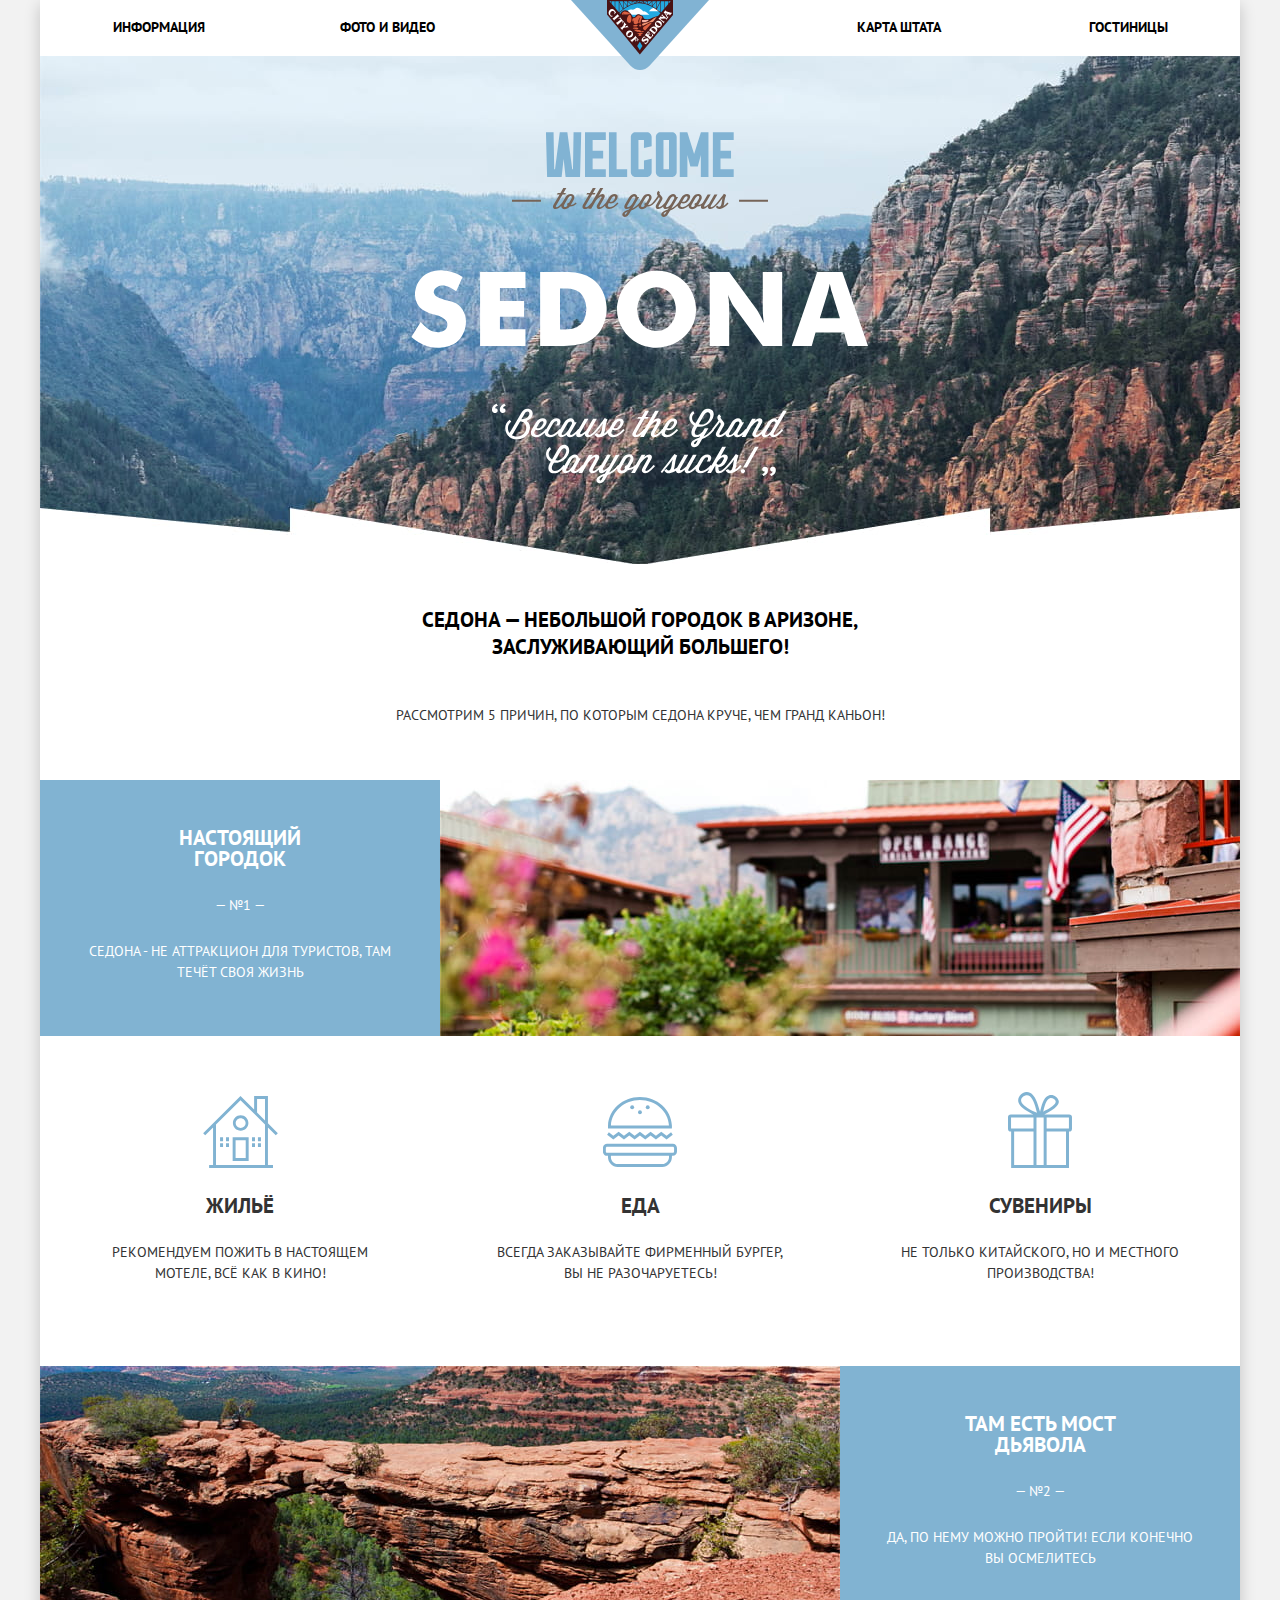
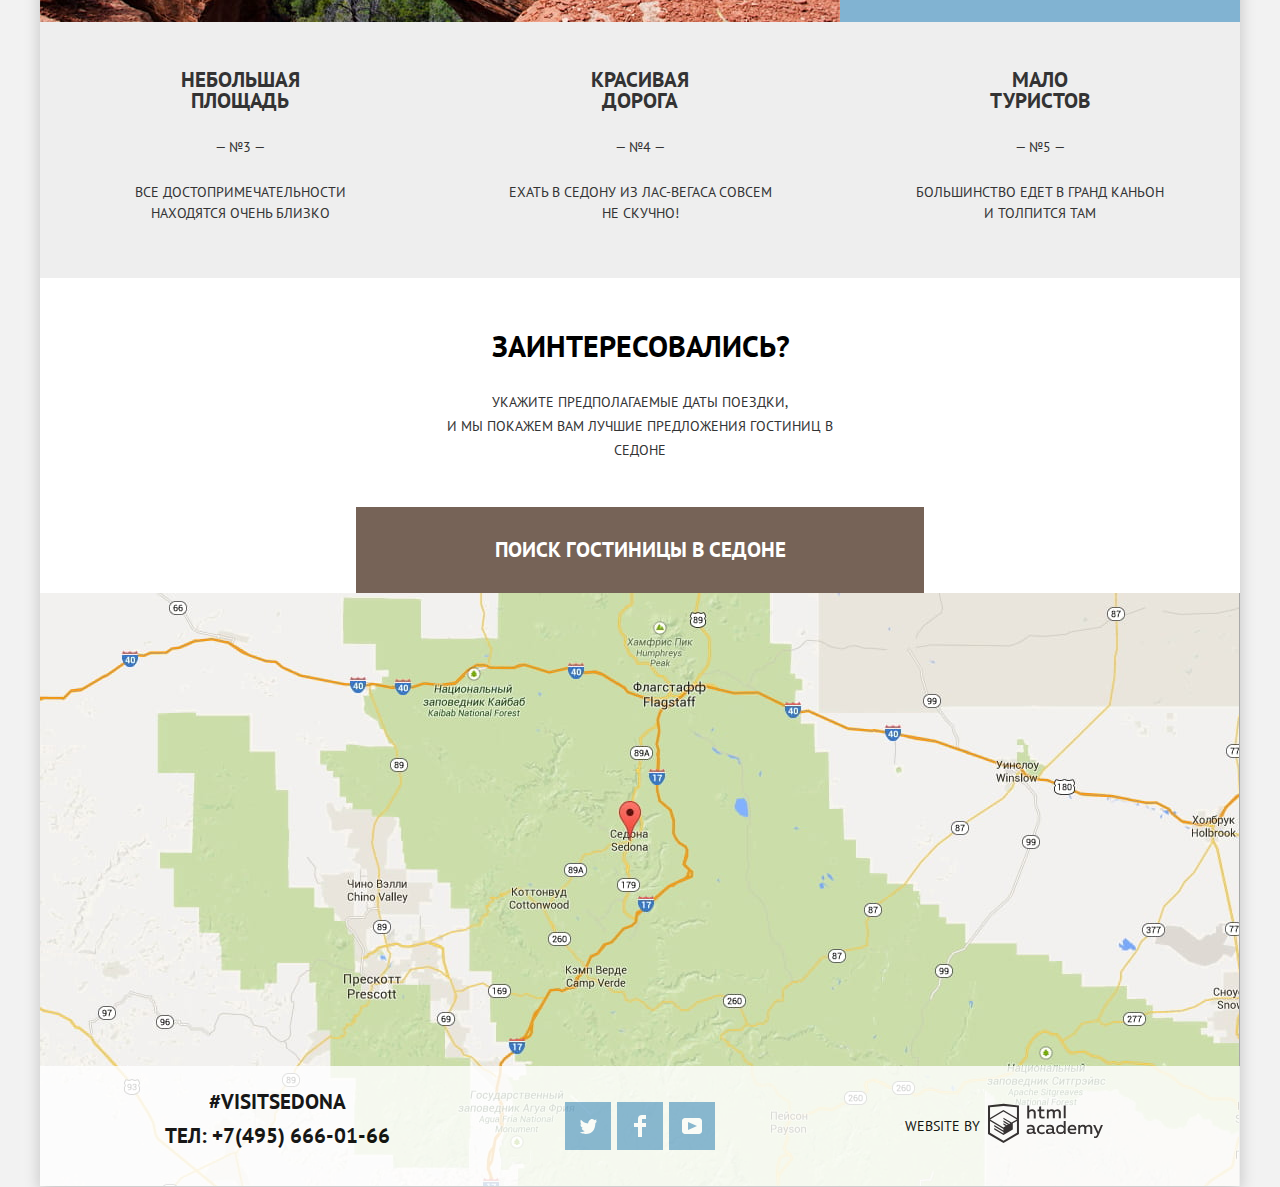
<file: index.html>
<!DOCTYPE html>
<html lang="ru">
  <head>
    <meta charset="utf-8">
    <meta name="format-detection" content="telephone=no" />
    <title>HTML Academy: Седона</title>
    <link href="https://fonts.googleapis.com/css2?family=PT+Sans:wght@400;700&display=swap" rel="stylesheet">
    <link href="css/normalize.min.css" rel="stylesheet">
    <link href="css/style.min.css" rel="stylesheet">
  </head>
  <body class="page-body">
    <div class="page-body-wrap">
      <header class="main-header">
        <nav class="main-navigation">
          <a class="main-header-logo">
            <img src="img/main-logo.svg" width="138" height="70" alt="Логотип города Седона">
          </a>
          <ul class="site-navigation">
            <li><a href="">Информация</a></li>
            <li><a href="">Фото и видео</a></li>
            <li><a href="">Карта штата</a></li>
            <li><a href="catalog.html">Гостиницы</a></li>
          </ul>
        </nav>
      </header>
      <main>
        <h1 class="visually-hidden">Поиск жилья в Седоне</h1>
        <section class="description">
          <h2 class="visually-hidden">Описание Седоны</h2>
          <div class="description-image">
            <img src="img/description-welcome.svg" width="458" height="505" alt="Слоган города">
          </div>
          <strong class="description-slogan">Седона — небольшой городок в Аризоне, заслуживающий большего!</strong>
        </section>
        <section class="advantages">
          <h2 class="visually-hidden">Преимущества</h2>
          <p>Рассмотрим 5 причин, по которым Седона круче, чем Гранд Каньон!</p>
          <ul class="advantages-list">
            <li class="advantage-item">
              <div class="advantage-item-colorized">
                <h3 class="title">Настоящий городок</h3>
                <p class="order">— №1 —</p>
                <p class="description">Седона - не аттракцион для туристов, там течёт своя жизнь</p>
              </div>
              <img src="img/city-view.jpg" width="800" height="256" alt="Вид на город Седона">
              <ul class="advantages-sublist">
                <li class="advantage-subitem">
                  <h4 class="title house">Жильё</h4>
                  <p class="description">Рекомендуем пожить в настоящем мотеле, всё как в кино!</p>
                </li>
                <li class="advantage-subitem">
                  <h4 class="title food">Еда</h4>
                  <p class="description">Всегда заказывайте фирменный бургер, вы не разочаруетесь!</p>
                </li>
                <li class="advantage-subitem">
                  <h4 class="title souvenir">Сувениры</h4>
                  <p class="description">Не только китайского, но и местного производства!</p>
                </li>
              </ul>
            </li>
            <li class="advantage-item">
              <img src="img/devil-bridge-view.jpg" width="800" height="256" alt="Вид на мост дьявола">
              <div class="advantage-item-colorized">
                <h3 class="title">Там есть мост дьявола</h3>
                <p class="order">— №2 —</p>
                <p class="description">Да, по нему можно пройти! Если конечно вы осмелитесь</p>
              </div>
            </li>
            <li class="advantage-item advantage-item-dark">
              <h3 class="title">Небольшая площадь</h3>
              <p class="order">— №3 —</p>
              <p class="description">Все достопримечательности находятся очень близко</p>
            </li>
            <li class="advantage-item advantage-item-dark">
              <h3 class="title">Красивая дорога</h3>
              <p class="order">— №4 —</p>
              <p class="description">Ехать в Седону из Лас-Вегаса совсем не скучно!</p>
            </li>
            <li class="advantage-item advantage-item-dark">
              <h3 class="title">Мало туристов</h3>
              <p class="order">— №5 —</p>
              <p class="description">
                Большинство едет в Гранд Каньон<br>
                и толпится там
              </p>
            </li>
          </ul>
        </section>
        <section class="find-hotel">
          <h2>Заинтересовались?</h2>
          <p>
             Укажите предполагаемые даты поездки,<br>
             и мы покажем вам лучшие предложения гостиниц в Седоне
          </p>
          <button type="button" class="button dark-button find-hotel-button" aria-expanded="true" aria-controls="find-hotel-form">Поиск гостиницы в Седоне</button>
          <div class="find-hotel-form-container">
            <form id="find-hotel-form" class="find-hotel-form find-hotel-form-show" action="https://echo.htmlacademy.ru" method="post">
              <label for="arrival-date">Дата заезда:</label>
              <div class="date-input-group">
                <input type="text" class="date-input arrival-date-input" id="arrival-date" name="arrival-date" placeholder="дд.мм.гггг" value="24 апреля 2017">
                <button type="button" class="datepicker-button" aria-label="Выбрать дату заезда">
                  <svg xmlns="http://www.w3.org/2000/svg" width="21" height="22" viewBox="0 0 21 22"><path d="M19.251 2.025h-2.845V.648c0-.381-.294-.689-.656-.689-.363 0-.656.308-.656.689v1.377h-3.938V.648c0-.381-.294-.689-.655-.689-.363 0-.657.308-.657.689v1.377H5.906V.648c0-.381-.294-.689-.656-.689-.363 0-.657.308-.657.689v1.377H1.75C.784 2.025 0 2.847 0 3.862v16.302C0 21.179.784 22 1.75 22h17.501c.966 0 1.749-.821 1.749-1.836V3.862c0-1.015-.783-1.837-1.749-1.837zm.437 18.139a.448.448 0 0 1-.437.459H1.75a.45.45 0 0 1-.438-.459V3.862a.45.45 0 0 1 .438-.459h2.844v1.378c0 .381.294.689.657.689.362 0 .656-.308.656-.689V3.403h3.938v1.378c0 .381.294.689.657.689.361 0 .655-.308.655-.689V3.403h3.938v1.378c0 .381.293.689.656.689.362 0 .656-.308.656-.689V3.403h2.845c.241 0 .437.206.437.459v16.302z"/><path d="M4.594 8.225h2.625v2.066H4.594zM4.594 11.668h2.625v2.067H4.594zM4.594 15.112h2.625v2.066H4.594zM9.188 15.112h2.625v2.066H9.188zM9.188 11.668h2.625v2.067H9.188zM9.188 8.225h2.625v2.066H9.188zM13.781 15.112h2.625v2.066h-2.625zM13.781 11.668h2.625v2.067h-2.625zM13.781 8.225h2.625v2.066h-2.625z"/></svg>
                </button>
              </div>
              <label for="departure-date">Дата выезда:</label>
              <div class="date-input-group">
                <input type="text" class="date-input departure-date-input" id="departure-date" name="departure-date" placeholder="дд.мм.гггг" value="4 июля 2017">
                <button type="button" class="datepicker-button" aria-label="Выбрать дату выезда">
                  <svg xmlns="http://www.w3.org/2000/svg" width="21" height="22" viewBox="0 0 21 22"><path d="M19.251 2.025h-2.845V.648c0-.381-.294-.689-.656-.689-.363 0-.656.308-.656.689v1.377h-3.938V.648c0-.381-.294-.689-.655-.689-.363 0-.657.308-.657.689v1.377H5.906V.648c0-.381-.294-.689-.656-.689-.363 0-.657.308-.657.689v1.377H1.75C.784 2.025 0 2.847 0 3.862v16.302C0 21.179.784 22 1.75 22h17.501c.966 0 1.749-.821 1.749-1.836V3.862c0-1.015-.783-1.837-1.749-1.837zm.437 18.139a.448.448 0 0 1-.437.459H1.75a.45.45 0 0 1-.438-.459V3.862a.45.45 0 0 1 .438-.459h2.844v1.378c0 .381.294.689.657.689.362 0 .656-.308.656-.689V3.403h3.938v1.378c0 .381.294.689.657.689.361 0 .655-.308.655-.689V3.403h3.938v1.378c0 .381.293.689.656.689.362 0 .656-.308.656-.689V3.403h2.845c.241 0 .437.206.437.459v16.302z"/><path d="M4.594 8.225h2.625v2.066H4.594zM4.594 11.668h2.625v2.067H4.594zM4.594 15.112h2.625v2.066H4.594zM9.188 15.112h2.625v2.066H9.188zM9.188 11.668h2.625v2.067H9.188zM9.188 8.225h2.625v2.066H9.188zM13.781 15.112h2.625v2.066h-2.625zM13.781 11.668h2.625v2.067h-2.625zM13.781 8.225h2.625v2.066h-2.625z"/></svg>
                </button>
              </div>
              <label for="adults-count">Взрослые:</label>
              <div class="counter-input-group">
                <button type="button" class="counter-button" aria-label="Уменьшить">
                  <svg width="12" height="3" viewBox="0 0 12 3" xmlns="http://www.w3.org/2000/svg">
                    <rect width="12" height="3"/>
                  </svg>
                </button>
                <input type="number" class="counter-input adults-counter-input" id="adults-count" name="adults-count" min="1" value="2">
                <button type="button" class="counter-button" aria-label="Увеличить">
                  <svg width="11" height="11" viewBox="0 0 11 11" xmlns="http://www.w3.org/2000/svg">
                    <path fill-rule="evenodd" clip-rule="evenodd" d="M4.23086 6.76932V11H6.76932V6.76932H11V4.23086H6.76932V0H4.23085V4.23086H0V6.76932H4.23086Z"/>
                  </svg>
                </button>
              </div>
              <label for="children-count">Дети:</label>
              <div class="counter-input-group">
                <button type="button" class="counter-button" aria-label="Уменьшить">
                  <svg width="12" height="3" viewBox="0 0 12 3" xmlns="http://www.w3.org/2000/svg">
                    <rect width="12" height="3"/>
                  </svg>
                </button>
                <input type="number" class="counter-input children-counter-input" id="children-count" name="children-count" min="0" value="0">
                <button type="button" class="counter-button" aria-label="Увеличить">
                  <svg width="11" height="11" viewBox="0 0 11 11" xmlns="http://www.w3.org/2000/svg">
                    <path fill-rule="evenodd" clip-rule="evenodd" d="M4.23086 6.76932V11H6.76932V6.76932H11V4.23086H6.76932V0H4.23085V4.23086H0V6.76932H4.23086Z"/>
                  </svg>
                </button>
              </div>
              <button type="submit" class="button light-button submit-button">Найти</button>
            </form>
          </div>
        </section>
        <section class="map">
          <h2 class="visually-hidden">Карта Седоны</h2>
          <div class="map-container">
            <iframe src="https://www.google.com/maps/embed?pb=!1m14!1m8!1m3!1d593153.0091665452!2d-111.63791556187256!3d34.78736043703925!3m2!1i1024!2i768!4f13.1!3m3!1m2!1s0x872da132f942b00d%3A0x5548c523fa6c8efd!2sSedona%2C%20AZ%2086336!5e0!3m2!1sen!2sus!4v1593635120028!5m2!1sen!2sus" width="1200" height="594" style="border:0;" allowfullscreen="" aria-hidden="false" tabindex="0"></iframe>
            <img src="img/map.jpg" width="1199" height="594" alt="Карта города Седона">
          </div>
        </section>
      </main>
      <footer class="page-footer main-page-footer">
        <div class="container">
          <section class="footer-contacts">
            <h2 class="visually-hidden">Контакты</h2>
            <p>#VisitSedona</p>
            <a href="tel:+74956660166">Тел: +7(495) 666-01-66</a>
          </section>
          <section class="footer-social">
            <h2 class="visually-hidden">Соц. сети</h2>
            <ul class="footer-social-list">
              <li>
                <a class="social-button" href="">
                  <span class="visually-hidden">Твиттер</span>
                  <svg xmlns="http://www.w3.org/2000/svg" xmlns:xlink="http://www.w3.org/1999/xlink" width="17" height="15" viewBox="0 0 17 15"><path fill="#FFF" d="M10.95.144c1.685-.496 2.984.27 3.577 1.179.673-.231 1.331-.481 2.011-.708a2.345 2.345 0 0 1-.857 1.768c.685.17 1.304-.491 1.304-.491-.169 1-1.006 1.788-1.563 2.024-.231 6.75-3.175 11.217-10.077 11.082h-.446c-.41 0-4.164-.46-4.898-1.887 2.271.196 3.893-.422 4.693-1.177-.96-.3-2.679-.477-2.979-2.95.349.106.564.228 1.19.119C1.705 8.247.374 7.53.448 5.33c.285.328 1.067.536 1.34.472C1.085 5.561-.182 2.442.894.85c1.818 1.854 3.735 3.606 7.152 3.773C8.254 2.33 9.183.793 10.95.144z"/></svg>
                </a>
              </li>
              <li>
                <a class="social-button" href="">
                  <span class="visually-hidden">Фейсбук</span>
                  <svg xmlns="http://www.w3.org/2000/svg" width="12" height="22" viewBox="0 0 12 22"><path fill="#FFF" d="M12 4V0H8a4 4 0 0 0-4 4v4H0v4h4v10h4V12h4V8H8V4h4z"/></svg>
                </a>
              </li>
              <li>
                <a class="social-button" href="">
                  <span class="visually-hidden">Ютуб</span>
                  <svg xmlns="http://www.w3.org/2000/svg" xmlns:xlink="http://www.w3.org/1999/xlink" width="20" height="16" viewBox="0 0 20 16"><path fill="#FFF" d="M17 0H3C1.35 0 0 1.35 0 3v10c0 1.65 1.35 3 3 3h14c1.65 0 3-1.35 3-3V3c0-1.65-1.35-3-3-3zM6.027 11.998V4.002L15.014 8l-8.987 3.998z"/></svg>
                </a>
              </li>
            </ul>
          </section>
          <p class="footer-copyright">
            <span>Website by</span>
            <a class="copyright-button" href="https://htmlacademy.ru/intensive/htmlcss">
              <span class="visually-hidden">html academy</span>
              <svg id="Layer_1" data-name="Layer 1" xmlns="http://www.w3.org/2000/svg" viewBox="0 0 108.08 36.85"><title>logo-htmlacademy-small1</title><path d="M44.61,26.88a2,2,0,0,0,.55-0.1v1.33a3.25,3.25,0,0,1-1.18.21,1.67,1.67,0,0,1-1.67-1,4.84,4.84,0,0,1-3.14,1.08c-1.51,0-2.91-.83-2.91-2.55,0-2.13,2-2.79,3.71-2.79a11.08,11.08,0,0,1,2.17.25v-0.3c0-1-.76-1.77-2.19-1.77a7.42,7.42,0,0,0-3,.64v-1.7a10.21,10.21,0,0,1,3.19-.55c2.36,0,3.81,1.12,3.81,3.65v3a0.54,0.54,0,0,0,.49.59h0.17Zm-6.44-1.13A1.35,1.35,0,0,0,39.63,27h0.11a3.39,3.39,0,0,0,2.41-1V24.58a9.72,9.72,0,0,0-1.81-.21c-1,0-2.16.33-2.16,1.38h0Zm12.36-6.11a5,5,0,0,1,2.57.64V22a4.08,4.08,0,0,0-2.3-.7,2.75,2.75,0,1,0,0,5.49,5,5,0,0,0,2.43-.64v1.71a6.27,6.27,0,0,1-2.76.57A4.21,4.21,0,0,1,46,24.51q0-.21,0-0.41a4.32,4.32,0,0,1,4.18-4.46h0.38Zm12.17,7.24a2,2,0,0,0,.55-0.1v1.33a3.25,3.25,0,0,1-1.18.21,1.67,1.67,0,0,1-1.67-1,4.84,4.84,0,0,1-3.14,1.08c-1.51,0-2.91-.83-2.91-2.55,0-2.13,2-2.79,3.71-2.79a11.08,11.08,0,0,1,2.17.25v-0.3c0-1-.76-1.77-2.19-1.77a7.42,7.42,0,0,0-3,.64v-1.7a10.21,10.21,0,0,1,3.19-.55c2.36,0,3.81,1.12,3.81,3.65v3a0.54,0.54,0,0,0,.49.59h0.17Zm-6.44-1.13A1.35,1.35,0,0,0,57.73,27h0.11a3.39,3.39,0,0,0,2.41-1V24.58a9.72,9.72,0,0,0-1.81-.21c-1.06,0-2.16.33-2.16,1.38h0ZM73,16V28.2H71.35V26.88a3.88,3.88,0,0,1-3.19,1.54,4.4,4.4,0,0,1,0-8.78,3.81,3.81,0,0,1,3,1.3V16H73Zm-4.53,5.22a2.76,2.76,0,1,0,0,5.52A2.86,2.86,0,0,0,71.15,25V23A2.91,2.91,0,0,0,68.49,21.27ZM79,19.64c3.31,0,4.46,2.68,3.92,5.09H76.7c0.21,1.5,1.67,2.11,3.19,2.11a6.11,6.11,0,0,0,2.64-.59v1.6a7.14,7.14,0,0,1-3,.57C77,28.42,74.78,27,74.78,24a4.18,4.18,0,0,1,4-4.39H79Zm0.09,1.54a2.28,2.28,0,0,0-2.44,2.1v0.06H81.3A2,2,0,0,0,79.13,21.18Zm5.73,7V19.87h1.65v1a3.81,3.81,0,0,1,2.78-1.27A2.86,2.86,0,0,1,91.89,21a4.12,4.12,0,0,1,2.91-1.33A3.06,3.06,0,0,1,98,23V28.2h-1.9V23.05a1.59,1.59,0,0,0-1.42-1.75H94.42a2.8,2.8,0,0,0-2.07,1.12V28.2h-1.9V23.05A1.59,1.59,0,0,0,89,21.31H88.8a3,3,0,0,0-2.21,1.29v5.63H84.86Zm21.31-8.33h1.9l-3.91,9.46c-0.9,2.17-2.09,2.86-3.35,2.86a4.76,4.76,0,0,1-1.1-.14V30.46a2.86,2.86,0,0,0,.85.12c0.9,0,1.58-.64,2.07-1.9l0.17-.42-4-8.4h2l2.86,6.29ZM38.73,1.46V6.22a3.81,3.81,0,0,1,2.7-1.14,3.25,3.25,0,0,1,3.44,3.4v5.15H43V8.72a1.81,1.81,0,0,0-1.61-2h-0.3a2.93,2.93,0,0,0-2.32,1.39v5.52h-1.9V1.46h1.9ZM49.94,2.31v3h3V6.91h-3v3.81c0,1.1.5,1.46,1.58,1.46a4.49,4.49,0,0,0,1.69-.33v1.6A6.8,6.8,0,0,1,51,13.8a2.55,2.55,0,0,1-2.86-2.74V6.89H46.58V5.26h1.5V2.74Zm5.4,11.31V5.28H57v1A3.81,3.81,0,0,1,59.77,5a2.86,2.86,0,0,1,2.6,1.33A4.12,4.12,0,0,1,65.28,5,3.06,3.06,0,0,1,68.44,8.4v5.21h-1.9V8.46a1.59,1.59,0,0,0-1.42-1.75H64.89a2.8,2.8,0,0,0-2.07,1.12v5.78h-1.9V8.46A1.59,1.59,0,0,0,59.5,6.71H59.27A3,3,0,0,0,57.06,8v5.63H55.34ZM71.17,1.45H73V13.6H71.17V1.45ZM14.71,0H14.55L0,1.54V28.21l14.55,8.66,14.55-8.66V1.54Zm12.5,27.1L14.55,34.64,1.9,27.12V16.18l12.59,7.5V25L5.86,19.9v1.31l8.68,5.21v1.39L5.87,22.65V24l8.68,5.21,8.75-5.24V18.31L27.2,16V27.12Zm0-12.53-3.48,2-1.6,1L14.51,13v1.31L21,18.23H21l-0.14.09-1,.54-5.37-3.2V17l4.24,2.52-1,.67-3.2-1.9v1.31l2.1,1.24L14.5,22.1,2,14.65,14.51,7.11Zm0-1.32L14.49,5.76,1.91,13.25v-10L14.56,1.92,27.21,3.25v10h0Z" transform="translate(0 -0.02)" fill="#231f20"/></svg>
            </a>
          </p>
        </div>
      </footer>
    </div>
    <script src="js/script.min.js"></script>
  </body>
</html>
</file>
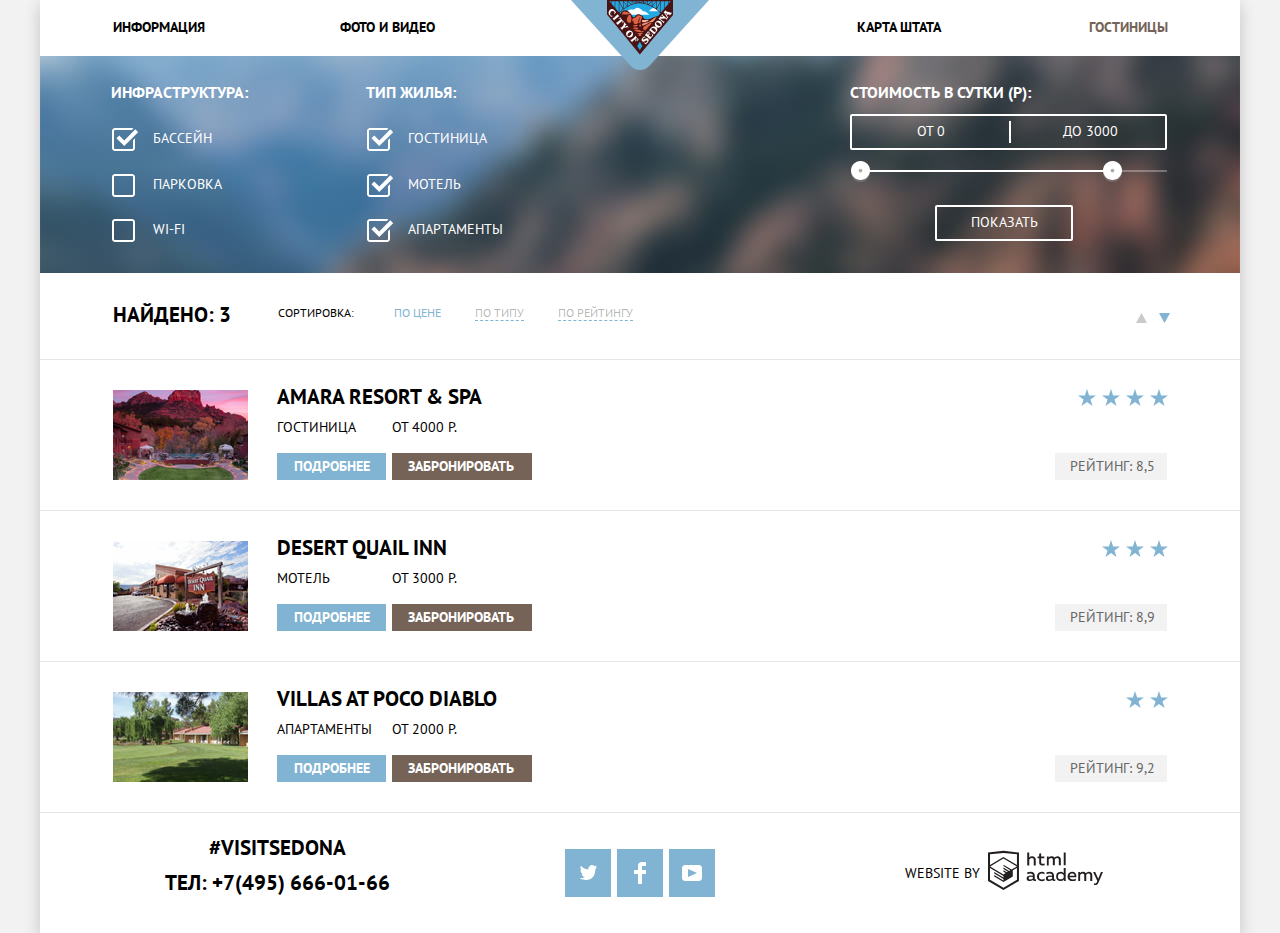
<file: catalog.html>
<!DOCTYPE html>
<html lang="ru">
  <head>
    <meta charset="utf-8">
    <meta name="format-detection" content="telephone=no" />
    <title>Каталог гостиниц Седоны</title>
    <link href="https://fonts.googleapis.com/css2?family=PT+Sans:wght@400;700&display=swap" rel="stylesheet">
    <link href="css/normalize.min.css" rel="stylesheet">
    <link href="css/style.min.css" rel="stylesheet">
  </head>
  <body class="page-body">
    <div class="page-body-wrap">
      <header class="main-header">
        <nav class="main-navigation">
          <a class="main-header-logo" href="index.html" aria-label="Перейти на главную">
            <img src="img/main-logo.svg" width="138" height="70" alt="Логотип города Седона">
          </a>
          <ul class="site-navigation">
            <li><a href="">Информация</a></li>
            <li><a href="">Фото и видео</a></li>
            <li><a href="">Карта штата</a></li>
            <li><a class="active">Гостиницы</a></li>
          </ul>
        </nav>
      </header>
      <main>
        <h1 class="visually-hidden">Гостиницы Седоны</h1>
        <section>
          <h2 class="visually-hidden">Фильтр гостиниц</h2>
          <div class="filter-form-container">
            <form class="filter-form" action="https://echo.htmlacademy.ru" method="get">
              <fieldset class="filter-fieldset">
                <legend>Инфраструктура:</legend>
                <ul>
                  <li class="filter-option filter-checkbox">
                    <input class="visually-hidden filter-input-checkbox filter-input" type="checkbox" id="filter-pool" name="pool" checked>
                    <label for="filter-pool">Бассейн</label>
                  </li>
                  <li class="filter-option filter-checkbox">
                    <input class="visually-hidden filter-input-checkbox filter-input" type="checkbox" id="filter-parking" name="parking">
                    <label for="filter-parking">Парковка</label>
                  </li>
                  <li class="filter-option filter-checkbox">
                    <input class="visually-hidden filter-input-checkbox filter-input" type="checkbox" id="filter-wifi" name="wifi">
                    <label for="filter-wifi">Wi-Fi</label>
                  </li>
                </ul>
              </fieldset>
              <fieldset class="filter-fieldset">
                <legend>Тип жилья:</legend>
                <ul>
                  <li class="filter-option filter-checkbox">
                    <input class="visually-hidden filter-input-checkbox filter-input" type="checkbox" id="filter-hotel" name="hotel" checked>
                    <label for="filter-hotel">Гостиница</label>
                  </li>
                  <li class="filter-option filter-checkbox">
                    <input class="visually-hidden filter-input-checkbox filter-input" type="checkbox" id="filter-motel" name="motel" checked>
                    <label for="filter-motel">Мотель</label>
                  </li>
                  <li class="filter-option filter-checkbox">
                    <input class="visually-hidden filter-input-checkbox filter-input" type="checkbox" id="filter-apartments" name="apartments" checked>
                    <label for="filter-apartments">Апартаменты</label>
                  </li>
                </ul>
              </fieldset>
              <div class="price-button-container">
                <fieldset class="filter-fieldset price-fieldset">
                  <legend>Стоимость в сутки (Р):</legend>
                  <div class="price-controls">
                    <label for="filter-minimal-cost">от</label>
                    <input class="filter-input-number filter-input" type="number" id="filter-minimal-cost" name="minimal-cost" min="0" value="0">
                    <label for="filter-maximal-cost">до</label>
                    <input class="filter-input-number filter-input" type="number" id="filter-maximal-cost" name="maximal-cost" min="0" value="3000">
                  </div>
                  <div class="range-controls">
                    <div class="scale">
                      <div class="bar"></div>
                    </div>
                    <button class="toggle toggle-min" type="button" aria-label="уменьшить стоимость"></button>
                    <button class="toggle toggle-max" type="button" aria-label="увеличить стоимость"></button>
                  </div>
                </fieldset>
                <button class="button filter-submit-button" type="submit">Показать</button>
              </div>
            </form>
          </div>
          <div class="results-sort">
            <p class="results-count">Найдено:<span>3</span></p>
            <div class="sort-type">
              <p>Сортировка:</p>
              <ul class="sort-type-list">
                <li><a class="active" href="">По цене</a></li>
                <li><a href="">По типу</a></li>
                <li><a href="">По рейтингу</a></li>
              </ul>
            </div>
            <div class="sort-order">
              <p class="visually-hidden">Направление сортировки:</p>
              <ul class="sort-order-list">
                <li class="sort-order-item">
                  <a class="sort-order-link" href="" aria-label="По возрастанию">
                    <svg xmlns="http://www.w3.org/2000/svg" width="11" height="10" viewBox="0 0 11 10"><path fill="#231F20" d="M5.5 0L0 10h11z"/></svg>
                  </a>
                </li>
                <li class="sort-order-item">
                  <a class="sort-order-link sort-order-link-active" href="" aria-label="По убыванию">
                    <svg xmlns="http://www.w3.org/2000/svg" width="11" height="10" viewBox="0 0 11 10"><path fill="#231F20" d="M5.5 10L0 0h11"/></svg>
                  </a>
                </li>
              </ul>
            </div>
          </div>
        </section>
        <section class="hotels">
          <h2 class="visually-hidden">Список гостиниц</h2>
          <ul class="hotels-list">
            <li class="hotel-item">
              <div class="container">
                <img src="img/amara.jpg" width="135" height="90" alt="Гостиница «Amara Resort & Spa»">
                <div class="hotel-item-main">
                  <h3><a class="hotel-item-title" href="">Amara Resort & Spa</a></h3>
                  <div class="description">
                    <p>Гостиница</p>
                    <p>От 4000 р.</p>
                    <a class="button light-button hotel-item-detail" href="">Подробнее</a>
                    <button class="button dark-button hotel-item-reserve" type="button">Забронировать</button>
                  </div>
                </div>
                <div class="hotel-item-rating">
                  <div class="rating-stars">
                    <span class="rating-star"></span>
                    <span class="rating-star"></span>
                    <span class="rating-star"></span>
                    <span class="rating-star"></span>
                  </div>
                  <p class="item-rating">Рейтинг: 8,5</p>
                </div>
              </div>
            </li>
            <li class="hotel-item">
              <div class="container">
                <img src="img/desert.jpg" width="135" height="90" alt="Мотель «Desert Quail Inn»">
                <div class="hotel-item-main">
                  <h3><a class="hotel-item-title" href="">Desert Quail Inn</a></h3>
                  <div class="description">
                    <p>Мотель</p>
                    <p>От 3000 р.</p>
                    <a class="button light-button hotel-item-detail" href="">Подробнее</a>
                    <button class="button dark-button hotel-item-reserve" type="button">Забронировать</button>
                  </div>
                </div>
                <div class="hotel-item-rating">
                  <div class="rating-stars">
                    <span class="rating-star"></span>
                    <span class="rating-star"></span>
                    <span class="rating-star"></span>
                  </div>
                  <p class="item-rating">Рейтинг: 8,9</p>
                </div>
              </div>
            </li>
            <li class="hotel-item">
              <div class="container">
                <img src="img/villas.jpg" width="135" height="90" alt="Апартаменты «Villas at Poco Diablo»">
                <div class="hotel-item-main">
                  <h3><a class="hotel-item-title" href="">Villas at Poco Diablo</a></h3>
                  <div class="description">
                    <p>Апартаменты</p>
                    <p>От 2000 р.</p>
                    <a class="button light-button hotel-item-detail" href="">Подробнее</a>
                    <button class="button dark-button hotel-item-reserve" type="button">Забронировать</button>
                  </div>
                </div>
                <div class="hotel-item-rating">
                  <div class="rating-stars">
                    <span class="rating-star"></span>
                    <span class="rating-star"></span>
                  </div>
                  <p class="item-rating">Рейтинг: 9,2</p>
                </div>
              </div>
            </li>
          </ul>
        </section>
      </main>
      <footer class="page-footer">
        <div class="container">
          <section class="footer-contacts">
            <h2 class="visually-hidden">Контакты</h2>
            <p>#VisitSedona</p>
            <a href="tel:+74956660166">Тел: +7(495) 666-01-66</a>
          </section>
          <section class="footer-social">
            <h2 class="visually-hidden">Соц. сети</h2>
            <ul class="footer-social-list">
              <li>
                <a class="social-button" href="">
                  <span class="visually-hidden">Твиттер</span>
                  <svg xmlns="http://www.w3.org/2000/svg" xmlns:xlink="http://www.w3.org/1999/xlink" width="17" height="15" viewBox="0 0 17 15"><path fill="#FFF" d="M10.95.144c1.685-.496 2.984.27 3.577 1.179.673-.231 1.331-.481 2.011-.708a2.345 2.345 0 0 1-.857 1.768c.685.17 1.304-.491 1.304-.491-.169 1-1.006 1.788-1.563 2.024-.231 6.75-3.175 11.217-10.077 11.082h-.446c-.41 0-4.164-.46-4.898-1.887 2.271.196 3.893-.422 4.693-1.177-.96-.3-2.679-.477-2.979-2.95.349.106.564.228 1.19.119C1.705 8.247.374 7.53.448 5.33c.285.328 1.067.536 1.34.472C1.085 5.561-.182 2.442.894.85c1.818 1.854 3.735 3.606 7.152 3.773C8.254 2.33 9.183.793 10.95.144z"/></svg>
                </a>
              </li>
              <li>
                <a class="social-button" href="">
                  <span class="visually-hidden">Фейсбук</span>
                  <svg xmlns="http://www.w3.org/2000/svg" width="12" height="22" viewBox="0 0 12 22"><path fill="#FFF" d="M12 4V0H8a4 4 0 0 0-4 4v4H0v4h4v10h4V12h4V8H8V4h4z"/></svg>
                </a>
              </li>
              <li>
                <a class="social-button" href="">
                  <span class="visually-hidden">Ютуб</span>
                  <svg xmlns="http://www.w3.org/2000/svg" xmlns:xlink="http://www.w3.org/1999/xlink" width="20" height="16" viewBox="0 0 20 16"><path fill="#FFF" d="M17 0H3C1.35 0 0 1.35 0 3v10c0 1.65 1.35 3 3 3h14c1.65 0 3-1.35 3-3V3c0-1.65-1.35-3-3-3zM6.027 11.998V4.002L15.014 8l-8.987 3.998z"/></svg>
                </a>
              </li>
            </ul>
          </section>
          <p class="footer-copyright">
            <span>Website by</span>
            <a class="copyright-button" href="https://htmlacademy.ru/intensive/htmlcss">
              <span class="visually-hidden">html academy</span>
              <svg id="Layer_1" data-name="Layer 1" xmlns="http://www.w3.org/2000/svg" viewBox="0 0 108.08 36.85"><title>logo-htmlacademy-small1</title><path d="M44.61,26.88a2,2,0,0,0,.55-0.1v1.33a3.25,3.25,0,0,1-1.18.21,1.67,1.67,0,0,1-1.67-1,4.84,4.84,0,0,1-3.14,1.08c-1.51,0-2.91-.83-2.91-2.55,0-2.13,2-2.79,3.71-2.79a11.08,11.08,0,0,1,2.17.25v-0.3c0-1-.76-1.77-2.19-1.77a7.42,7.42,0,0,0-3,.64v-1.7a10.21,10.21,0,0,1,3.19-.55c2.36,0,3.81,1.12,3.81,3.65v3a0.54,0.54,0,0,0,.49.59h0.17Zm-6.44-1.13A1.35,1.35,0,0,0,39.63,27h0.11a3.39,3.39,0,0,0,2.41-1V24.58a9.72,9.72,0,0,0-1.81-.21c-1,0-2.16.33-2.16,1.38h0Zm12.36-6.11a5,5,0,0,1,2.57.64V22a4.08,4.08,0,0,0-2.3-.7,2.75,2.75,0,1,0,0,5.49,5,5,0,0,0,2.43-.64v1.71a6.27,6.27,0,0,1-2.76.57A4.21,4.21,0,0,1,46,24.51q0-.21,0-0.41a4.32,4.32,0,0,1,4.18-4.46h0.38Zm12.17,7.24a2,2,0,0,0,.55-0.1v1.33a3.25,3.25,0,0,1-1.18.21,1.67,1.67,0,0,1-1.67-1,4.84,4.84,0,0,1-3.14,1.08c-1.51,0-2.91-.83-2.91-2.55,0-2.13,2-2.79,3.71-2.79a11.08,11.08,0,0,1,2.17.25v-0.3c0-1-.76-1.77-2.19-1.77a7.42,7.42,0,0,0-3,.64v-1.7a10.21,10.21,0,0,1,3.19-.55c2.36,0,3.81,1.12,3.81,3.65v3a0.54,0.54,0,0,0,.49.59h0.17Zm-6.44-1.13A1.35,1.35,0,0,0,57.73,27h0.11a3.39,3.39,0,0,0,2.41-1V24.58a9.72,9.72,0,0,0-1.81-.21c-1.06,0-2.16.33-2.16,1.38h0ZM73,16V28.2H71.35V26.88a3.88,3.88,0,0,1-3.19,1.54,4.4,4.4,0,0,1,0-8.78,3.81,3.81,0,0,1,3,1.3V16H73Zm-4.53,5.22a2.76,2.76,0,1,0,0,5.52A2.86,2.86,0,0,0,71.15,25V23A2.91,2.91,0,0,0,68.49,21.27ZM79,19.64c3.31,0,4.46,2.68,3.92,5.09H76.7c0.21,1.5,1.67,2.11,3.19,2.11a6.11,6.11,0,0,0,2.64-.59v1.6a7.14,7.14,0,0,1-3,.57C77,28.42,74.78,27,74.78,24a4.18,4.18,0,0,1,4-4.39H79Zm0.09,1.54a2.28,2.28,0,0,0-2.44,2.1v0.06H81.3A2,2,0,0,0,79.13,21.18Zm5.73,7V19.87h1.65v1a3.81,3.81,0,0,1,2.78-1.27A2.86,2.86,0,0,1,91.89,21a4.12,4.12,0,0,1,2.91-1.33A3.06,3.06,0,0,1,98,23V28.2h-1.9V23.05a1.59,1.59,0,0,0-1.42-1.75H94.42a2.8,2.8,0,0,0-2.07,1.12V28.2h-1.9V23.05A1.59,1.59,0,0,0,89,21.31H88.8a3,3,0,0,0-2.21,1.29v5.63H84.86Zm21.31-8.33h1.9l-3.91,9.46c-0.9,2.17-2.09,2.86-3.35,2.86a4.76,4.76,0,0,1-1.1-.14V30.46a2.86,2.86,0,0,0,.85.12c0.9,0,1.58-.64,2.07-1.9l0.17-.42-4-8.4h2l2.86,6.29ZM38.73,1.46V6.22a3.81,3.81,0,0,1,2.7-1.14,3.25,3.25,0,0,1,3.44,3.4v5.15H43V8.72a1.81,1.81,0,0,0-1.61-2h-0.3a2.93,2.93,0,0,0-2.32,1.39v5.52h-1.9V1.46h1.9ZM49.94,2.31v3h3V6.91h-3v3.81c0,1.1.5,1.46,1.58,1.46a4.49,4.49,0,0,0,1.69-.33v1.6A6.8,6.8,0,0,1,51,13.8a2.55,2.55,0,0,1-2.86-2.74V6.89H46.58V5.26h1.5V2.74Zm5.4,11.31V5.28H57v1A3.81,3.81,0,0,1,59.77,5a2.86,2.86,0,0,1,2.6,1.33A4.12,4.12,0,0,1,65.28,5,3.06,3.06,0,0,1,68.44,8.4v5.21h-1.9V8.46a1.59,1.59,0,0,0-1.42-1.75H64.89a2.8,2.8,0,0,0-2.07,1.12v5.78h-1.9V8.46A1.59,1.59,0,0,0,59.5,6.71H59.27A3,3,0,0,0,57.06,8v5.63H55.34ZM71.17,1.45H73V13.6H71.17V1.45ZM14.71,0H14.55L0,1.54V28.21l14.55,8.66,14.55-8.66V1.54Zm12.5,27.1L14.55,34.64,1.9,27.12V16.18l12.59,7.5V25L5.86,19.9v1.31l8.68,5.21v1.39L5.87,22.65V24l8.68,5.21,8.75-5.24V18.31L27.2,16V27.12Zm0-12.53-3.48,2-1.6,1L14.51,13v1.31L21,18.23H21l-0.14.09-1,.54-5.37-3.2V17l4.24,2.52-1,.67-3.2-1.9v1.31l2.1,1.24L14.5,22.1,2,14.65,14.51,7.11Zm0-1.32L14.49,5.76,1.91,13.25v-10L14.56,1.92,27.21,3.25v10h0Z" transform="translate(0 -0.02)" fill="#231f20"/></svg>
            </a>
          </p>
        </div>
      </footer>
    </div>
  </body>
</html>
</file>
<file: css/style.min.css>
@-webkit-keyframes slide-in{0%{transform:translateY(-100%)}to{transform:translateY(0)}}@keyframes slide-in{0%{transform:translateY(-100%)}to{transform:translateY(0)}}@-webkit-keyframes shake{0%,to{transform:translateX(0)}10%,30%,50%,70%,90%{transform:translateX(-10px)}20%,40%,60%,80%{transform:translateX(10px)}}@keyframes shake{0%,to{transform:translateX(0)}10%,30%,50%,70%,90%{transform:translateX(-10px)}20%,40%,60%,80%{transform:translateX(10px)}}:root{--black: #000000;--gray-dark-500: #333333;--gray-dark-300: #666666;--gray-dark: #6A6A6A;--gray: #888888;--gray-light: #A9A9A9;--gray-light-200: #BDBBBC;--gray-light-100: #CACACA;--gray-light-50: #E5E5E5;--brown-dark: #503E33;--brown: #604E43;--brown-light: #766357;--blue-dark: #5496BD;--blue: #669EC0;--blue-light: #81B3D2;--whitesmoke-dark: #EBEBEB;--whitesmoke: #EEEEEE;--whitesmoke-light: #F2F2F2;--white: #FFFFFF}body{margin:0;padding:0;font-family:"PT Sans",Arial,sans-serif;font-weight:400;font-size:14px;line-height:21px;color:var(--black);text-transform:uppercase;background-color:var(--whitesmoke-light)}img{max-width:100%;height:auto}a{text-decoration:none}.visually-hidden{position:absolute;clip:rect(0 0 0 0);width:1px;height:1px;margin:-1px}.page-body{height:100%;padding-left:10px;padding-right:10px}.page-body-wrap{min-height:100%;display:grid;grid-template-rows:-webkit-min-content 1fr -webkit-min-content;grid-template-rows:min-content 1fr min-content;align-content:start;width:1200px;margin:0 auto;background-color:var(--white);box-shadow:0 5px 15px rgba(0,1,1,.2);position:relative}.main-header{margin-bottom:2px}.main-navigation{line-height:26px;background-color:transparent}.site-navigation{list-style:none;padding:0;display:flex;flex-direction:row;flex-wrap:wrap;margin:14px 72px 14px 73px}.site-navigation li{display:block;min-width:227px}.site-navigation a{color:var(--black);font-weight:700}.site-navigation li:nth-child(4n-1){margin-left:147px}.site-navigation li:nth-child(4n-2),.site-navigation li:nth-child(4n-3){text-align:left}.site-navigation li:nth-child(4n),.site-navigation li:nth-child(4n-1){text-align:right}.site-navigation a:focus,.site-navigation a:hover{color:var(--blue-light)}.site-navigation a:active{color:var(--black);opacity:.3}.site-navigation .active{color:var(--brown-light)}.main-header-logo{position:absolute;display:block;margin:0 auto;width:138px;left:calc(50% - 138px/2);top:0;z-index:1}.description{text-align:center}.description-image{background-color:var(--blue-dark);background-image:url(../img/description-background.jpg);background-position:center;background-repeat:no-repeat;padding-top:76px;padding-bottom:74px;margin-bottom:42px}.description-slogan{font-size:21px;line-height:27px;width:470px;display:flex;margin:0 auto 42px}.advantages{text-align:center;color:var(--gray-dark-500)}.advantages>p{line-height:26px;margin-bottom:52px}.advantages-list,.advantages-sublist{list-style:none;margin:0;display:flex;flex-grow:1}.advantages-list{padding:0;flex-wrap:wrap}.advantages-sublist{padding:0 0 82px}.advantage-item{display:flex;flex-wrap:wrap;flex-grow:1}.advantage-item .title{font-size:21px}.advantage-item h3,.advantage-item h4,.advantage-item p{margin:0}.advantage-item-colorized,.advantage-item-dark,.advantage-subitem{display:flex;flex-direction:column;align-items:center;margin:0 auto;flex-grow:1;flex-shrink:1;flex-basis:0}.advantage-item-colorized{background-color:var(--blue-light);color:var(--white)}.advantage-item-colorized .title{padding-top:47px;width:151px;padding-bottom:26px}.advantage-item-colorized .order{padding-bottom:25px}.advantage-item-colorized .description{width:310px;padding-bottom:25px}.advantage-item-dark{background-color:var(--whitesmoke);padding-bottom:29px}.advantage-item-dark .title{padding-top:47px;width:151px;padding-bottom:26px}.advantage-item-dark .order{padding-bottom:24px}.advantage-item-dark .description{width:280px;padding-bottom:25px}.advantage-subitem .title{display:flex;flex-direction:column;align-items:center;height:180px;justify-content:flex-end;padding-bottom:26px}.advantage-subitem .description{width:300px}.advantage-subitem .food::before{background:url(../img/food.svg);content:"";display:block;width:74px;height:70px;background-repeat:no-repeat;background-position:0 0;padding-bottom:28px}.advantage-subitem .house::before,.advantage-subitem .souvenir::before{content:"";display:block;background-repeat:no-repeat;background-position:0 0;padding-bottom:27px}.advantage-subitem .house::before{background:url(../img/house.svg);width:75px;height:72px;background-repeat:no-repeat}.advantage-subitem .souvenir::before{background:url(../img/gift.svg);width:64px;height:76px;background-repeat:no-repeat}.button{font:inherit;text-align:center;vertical-align:middle;text-transform:uppercase;border:0}.dark-button{background-color:var(--brown-light);color:var(--white)}.dark-button:focus,.dark-button:hover{background-color:var(--brown)}.dark-button:active{background-color:var(--brown-dark);color:rgba(255,255,255,.3)}.light-button{background-color:var(--blue-light);color:var(--white)}.light-button:focus,.light-button:hover{background-color:var(--blue)}.light-button:active{background-color:var(--blue-dark);color:rgba(255,255,255,.3)}.find-hotel{text-align:center}.find-hotel h2{font-weight:700;font-size:30px;line-height:24px;display:flex;margin:0 auto;justify-content:center;padding-top:56px;padding-bottom:32px;padding-left:2px}.find-hotel>p{color:var(--gray-dark-500);line-height:24px;width:435px;display:flex;margin:0 auto 45px}.find-hotel-button{font-weight:700;font-size:21px;line-height:26px;padding-top:30px;padding-bottom:30px;width:568px}.find-hotel-form-container{overflow-y:hidden;position:absolute;z-index:1;left:calc(50% - 568px/2)}.find-hotel-form{text-align:initial;font-weight:700;background-color:var(--white);box-shadow:0 7px 15px rgba(0,1,1,.15);width:458px;z-index:2;padding:55px;display:none;grid-template-columns:112px 114px 118px 114px;align-items:center;row-gap:24px}.find-hotel-form-show{display:grid;-webkit-animation:slide-in 1s;animation:slide-in 1s}.find-hotel-form-error{-webkit-animation:shake .6s;animation:shake .6s}.find-hotel-form label{grid-column-start:1;padding-bottom:6px}.find-hotel-form label:last-of-type{grid-column-start:3;padding-left:53px}.find-hotel-form input{font:inherit;text-transform:uppercase;border:2px solid transparent;background-color:var(--whitesmoke-light);padding-top:6px;padding-bottom:7px;padding-left:11px;outline:0;margin-bottom:5px}.find-hotel-form input::-webkit-inner-spin-button,.find-hotel-form input::-webkit-outer-spin-button,.price-controls input::-webkit-inner-spin-button,.price-controls input::-webkit-outer-spin-button{-webkit-appearance:none;margin:0}.find-hotel-form input:hover{background-color:var(--whitesmoke-dark)}.find-hotel-form input:focus{border:2px solid var(--gray-light-50);background-color:var(--white)}.find-hotel-form .date-input-group{display:flex;align-content:center;width:100%;grid-column-start:2;grid-column-end:5}.find-hotel-form .counter-input-group{display:flex;align-content:center;width:100%;padding-top:1px}.find-hotel-form .date-input{width:inherit}.find-hotel-form .counter-input{width:27px;text-align:center;padding-left:2px;-moz-appearance:textfield}.datepicker-button{fill:var(--gray-light);border:0;outline:0;height:38px;padding-top:3px;padding-right:9px}.datepicker-button:focus,.datepicker-button:hover{fill:var(--black)}.datepicker-button:active{fill:var(--blue-light)}.counter-button{fill:var(--gray-light);border:0;outline:0;width:40px;height:38px;display:flex;align-items:center;padding-top:2px;padding-right:14px;padding-left:14px}.counter-button:focus,.counter-button:hover,.sort-order-link:focus path,.sort-order-link:hover path{fill:var(--black)}.counter-button:active,.sort-order-link:active path{fill:var(--blue-light)}.submit-button{font-weight:700;font-size:21px;line-height:26px;grid-column:1/-1;display:block;width:100%;margin-top:25px;margin-right:0;padding-top:16px;padding-bottom:16px}.map{background-color:var(--gray-light)}.map iframe,.map img{display:block}.map iframe{border:0;position:absolute}.filter-form-container{background-color:var(--brown-dark);background-image:url(../img/filter-background.jpg);background-position:100% 72%;background-repeat:no-repeat;background-size:cover}.filter-form{color:var(--white);padding:26px 50px 8px 59px;display:flex;flex-wrap:wrap}.filter-fieldset{width:230px;border:0;margin:0;padding:0 13px 0 12px}.filter-fieldset label{margin:0}.filter-form ul{list-style:none;margin:0;padding:13px 0 0 41px}.filter-fieldset li{padding-left:1px;padding-bottom:24.5px}.filter-form legend{font-weight:700;font-size:16px;padding-bottom:12px}.filter-option label{position:relative;display:block;cursor:pointer;-webkit-user-select:none;-moz-user-select:none;user-select:none}.filter-input-checkbox+label::before{background:url(../img/checkbox-off.svg);content:"";position:absolute;left:-41px;top:0;width:27px;height:23px;background-repeat:no-repeat;background-position:0 0}.filter-input-checkbox:focus+label::before{outline:auto 1px -webkit-focus-ring-color;box-shadow:0 0 0 1px var(--white)}.filter-input-checkbox:checked+label::before{background-image:url(../img/checkbox-on.svg)}.filter-input-checkbox:checked:focus+label::before{outline:auto 1px -webkit-focus-ring-color;box-shadow:0 0 0 1px var(--white)}.filter-input-checkbox:disabled+label::before{background-image:url(../img/checkbox-off-disabled.svg)}.filter-input-checkbox:checked:disabled+label::before{background-image:url(../img/checkbox-on-disabled.svg)}.price-button-container{margin-left:auto;width:360px;display:flex;flex-direction:column;align-items:center}.price-fieldset{height:100px;width:320px;padding:0 0 18px}.price-fieldset legend{padding-bottom:11px}.price-controls{border:2px solid #fff;box-sizing:border-box;border-radius:2px;background-image:url(../img/input-delimiter.png);background-position:calc(50% + 1px) 50%;background-repeat:no-repeat;margin-right:3px}.price-controls input{font:inherit;text-transform:uppercase;border:0;background-color:transparent;outline:0;padding:5px 0 6px;width:70px;color:var(--white);-moz-appearance:textfield}.price-controls label:nth-child(1){padding-left:65px}.price-controls label:nth-child(3){padding-left:52px}.range-controls{position:relative;padding-top:20px;padding-right:3px;padding-left:9px}.range-controls .scale{height:2px;background:rgba(255,255,255,.3)}.range-controls .bar{width:85%;height:2px;background:var(--white)}.range-controls .toggle{background:url(../img/filter-button.svg);content:"";position:absolute;left:1px;top:11px;width:19px;height:21px;background-repeat:no-repeat;background-position:0;border:0}.range-controls .toggle:focus,.range-controls .toggle:hover{background:url(../img/filter-button.svg);content:"";position:absolute;top:10px;width:23px;height:24px;background-repeat:no-repeat;background-position:0;background-size:23px 24px}.range-controls .toggle-min:focus,.range-controls .toggle-min:hover{left:-1px}.range-controls .toggle-max{left:253px}.range-controls .toggle-max:focus,.range-controls .toggle-max:hover{left:252px}.filter-submit-button{background-color:transparent;border-radius:2px;border:2px solid var(--white);color:var(--white);padding:5px 33px 6px 34px;margin-top:5px;margin-right:13px}.filter-submit-button:focus,.filter-submit-button:hover{background-color:var(--white);border-radius:2px;border:2px solid var(--white);color:var(--black)}.results-sort{display:flex;align-items:center}.results-count{font-weight:700;font-size:21px;line-height:26px;padding:0;margin:-2px 0 0 73px}.results-count span{padding-left:5px}.results-sort .sort-type{font-size:12px;line-height:18px;display:flex;padding-left:47px;padding-top:19px;padding-bottom:24px}.sort-type>p{padding-bottom:1px}.sort-type-list{list-style:none;display:flex;justify-content:space-between;width:239px}.sort-type-list a{color:rgba(0,0,0,.3);border-bottom:1px dashed var(--blue-light)}.sort-type-list a:focus,.sort-type-list a:hover{color:var(--blue-light)}.sort-type-list a:active{color:var(--black);border:0}.sort-type-list .active{color:var(--blue-light);border:0}.sort-order{padding-top:6px}.hotels-list,.sort-order-list{list-style:none;padding:0;display:flex}.sort-order-list{justify-content:space-between;margin:0 0 0 503px;width:34px}.sort-order-link path{fill:var(--gray-light-100)}.sort-order-link-active path{fill:var(--blue-light)}.hotels-list{margin:0;flex-direction:column}.hotel-item{border-top:1px solid var(--gray-light-50)}.hotel-item:last-child{border-bottom:1px solid var(--gray-light-50)}.hotel-item .container{display:grid;grid-template-columns:135px 1fr 200px;margin:0 auto;width:1054px;padding-top:24px;padding-bottom:30px}.hotel-item img{display:flex;align-self:flex-end;width:135px;height:90px;margin:0}.hotel-item-main{padding-left:29px}.hotel-item h3,.hotel-item p{margin:0}.hotel-item-title{display:block;font-weight:700;font-size:21px;line-height:26px;color:var(--black);margin:0;padding-bottom:7px}.hotel-item-title:focus,.hotel-item-title:hover{color:var(--blue-light)}.hotel-item-title:active{color:var(--black);opacity:.3}.hotel-item-main .description{display:grid;grid-template-columns:-webkit-min-content -webkit-min-content;grid-template-columns:min-content min-content;-moz-column-gap:6px;column-gap:6px;row-gap:15px;text-align:left}.hotel-item-rating{display:flex;flex-direction:column;justify-content:space-between;align-items:flex-end}.rating-stars{display:flex;height:17px}.rating-star{background-image:url(../img/star.svg);background-position:center;background-repeat:no-repeat;width:19px;padding-right:5px}.hotel-item-detail.button{font-weight:700;padding:3px 16px 3px 17px}.hotel-item-reserve.button{font-weight:700;padding-left:16px;padding-right:18px}.hotel-item .item-rating{color:var(--gray-dark-300);background-color:var(--whitesmoke-light);padding:3px 12px 3px 15px}.hotel-item-rating .rating-stars{padding-top:5px;margin-right:-4px}.page-footer{background-color:rgba(255,255,255,.9);padding-top:14px;padding-bottom:20px}.main-page-footer{margin-top:-120px;z-index:2;opacity:.9}.page-footer .container{display:grid;grid-template-columns:1fr 1fr 1fr}.footer-contacts{font-weight:700;font-size:21px;line-height:26px;display:block;margin-left:74px;text-align:center}.footer-contacts p{margin:8.5px}.footer-contacts a{color:var(--black)}.footer-social{display:flex;flex-direction:column;justify-content:center}.footer-social ul,.social-button{display:flex;align-items:center;justify-content:center}.footer-social ul{list-style:none;margin:0;flex-direction:row;padding:6px 0 0}.social-button{color:inherit;background-color:var(--blue-light);width:46px;height:48px;margin:3px;outline:0}.social-button:focus,.social-button:hover{background-color:var(--blue)}.social-button:active{background-color:var(--blue-dark);fill-opacity:.3}.footer-copyright{line-height:26px;text-align:center;display:flex;flex-direction:row;justify-content:center;margin-right:72px;padding-top:6px}.footer-copyright span{padding-top:13px}.copyright-button{outline:0;padding-left:8px;padding-top:3px}.copyright-button svg{width:115px;height:41px}.copyright-button:focus path,.copyright-button:hover path{fill:var(--blue-light)}.copyright-button:active path{fill:var(--gray-light-200)}
</file>
